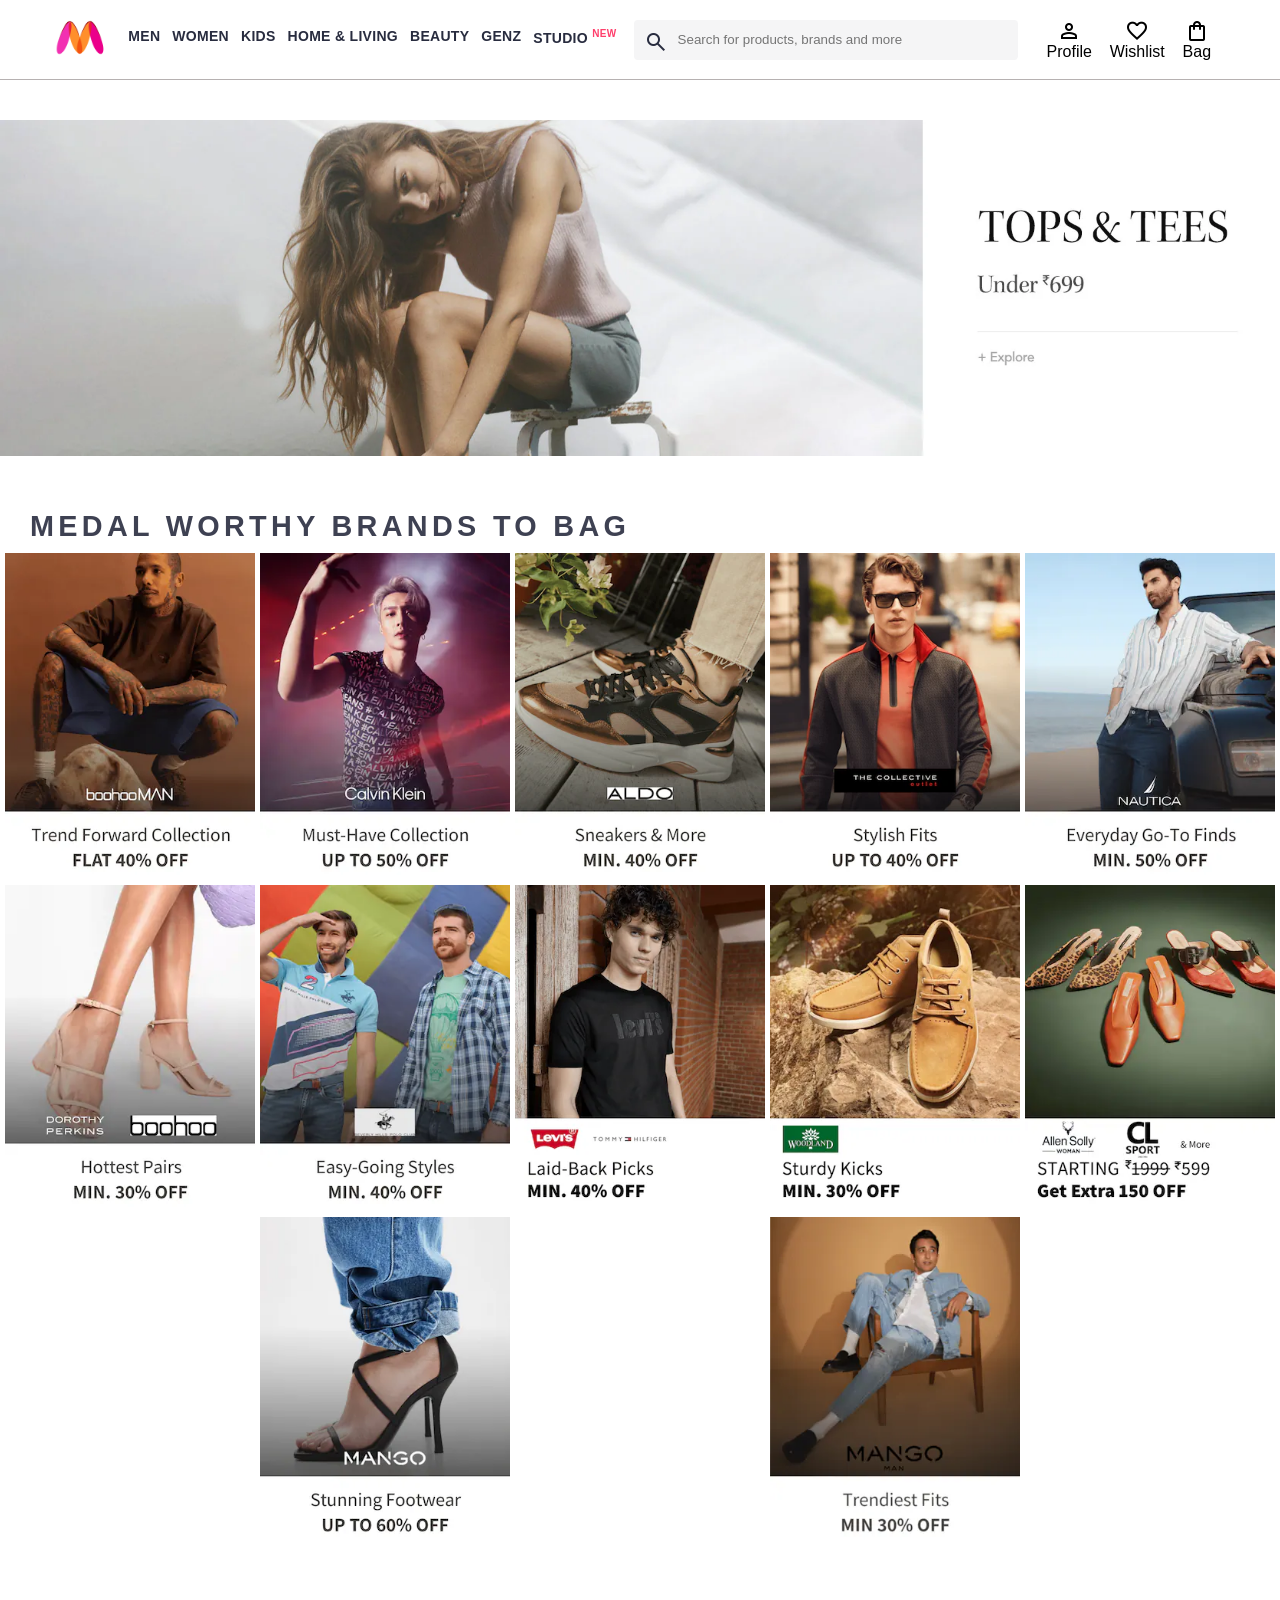
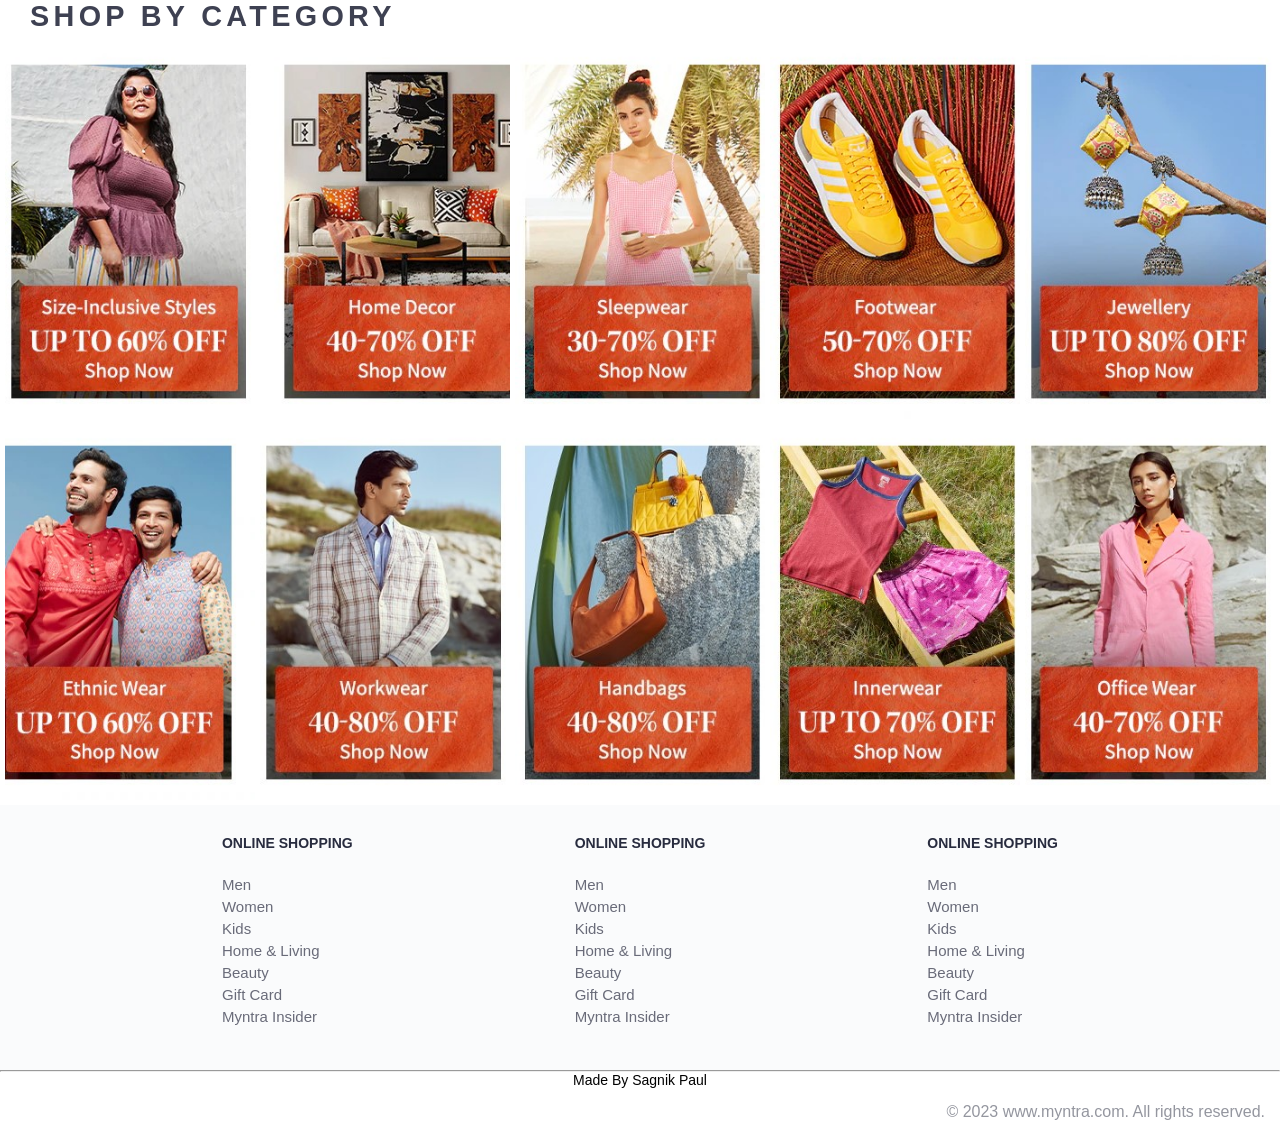
<file: index.html>
<!DOCTYPE html>
<html lang="en">
<head>
    <title>Myntra Clone</title>
    <link rel="stylesheet" href="index.css">
    <link rel="stylesheet" href="https://fonts.googleapis.com/css2?family=Material+Symbols+Outlined:opsz,wght,FILL,GRAD@20..48,100..700,0..1,-50..200" />
</head>
<body>
    <header>
        <div class="logo_container">
            <a href="#"><img class="myntra_home" src="images/myntra_logo.webp" alt="Myntra Home"></a>
        </div>
        <nav class="nav_bar">
            <a href="#">Men</a>
            <a href="#">Women</a>
            <a href="#">Kids</a>
            <a href="#">Home & Living</a>
            <a href="#">Beauty</a>
            <a href="#">GenZ</a>
            <a href="#">Studio <sup>New</sup></a>
        </nav>
        <div class="search_bar">
            <span class="material-symbols-outlined search_icon">search</span>
            <input class="search_input" placeholder="Search for products, brands and more">
        </div>
        <div class="action_bar">
            <div class="action_container">
                <span class="material-symbols-outlined action_icon">person</span>
                <span class="action_name">Profile</span>
            </div>

            <div class="action_container">
                <span class="material-symbols-outlined action_icon">favorite</span>
                <span class="action_name">Wishlist</span>
            </div>

            <div class="action_container">
                <span class="material-symbols-outlined action_icon">shopping_bag</span>
                <span class="action_name">Bag</span>
            </div>
        </div>
    </header>
    <main>
        <div class="banner_container">
            <a href="#"><img class="banner_image" src="images/banner.jpg" alt="Main Banner"></a>
        </div>
        <div class="category_heading">MEDAL WORTHY BRANDS TO BAG</div>
        <div class="category_items">
            <a href="#"><img class="sale_item" src="images/1.png"></a>
            <a href="#"><img class="sale_item" src="images/2.png"></a>
            <a href="#"><img class="sale_item" src="images/3.png"></a>
            <a href="#"><img class="sale_item" src="images/4.png"></a>
            <a href="#"><img class="sale_item" src="images/5.png"></a>
            <a href="#"><img class="sale_item" src="images/6.png"></a>
            <a href="#"><img class="sale_item" src="images/7.png"></a>
            <a href="#"><img class="sale_item" src="images/8.png"></a>
            <a href="#"><img class="sale_item" src="images/9.png"></a>
            <a href="#"><img class="sale_item" src="images/10.png"></a>
            <a href="#"><img class="sale_item" src="images/11.png"></a>
            <a href="#"><img class="sale_item" src="images/12.png"></a>
        </div>

        <div class="category_heading">SHOP BY CATEGORY</div>
        <div class="category_items">
            <a href="#"><img class="sale_item" src="images/1.jpg"></a>
            <a href="#"><img class="sale_item" src="images/2.jpg"></a>
            <a href="#"><img class="sale_item" src="images/3.jpg"></a>
            <a href="footwear.html"><img class="sale_item" src="images/4.jpg"></a>
            <a href="#"><img class="sale_item" src="images/5.jpg"></a>
            <a href="#"><img class="sale_item" src="images/6.jpg"></a>
            <a href="#"><img class="sale_item" src="images/7.jpg"></a>
            <a href="#"><img class="sale_item" src="images/8.jpg"></a>
            <a href="#"><img class="sale_item" src="images/9.jpg"></a>
            <a href="#"><img class="sale_item" src="images/10.jpg"></a>
        </div>
    </main>
    <footer>
        <div class="footer_container">
            <div class="footer_column">
                <h3>ONLINE SHOPPING</h3>

                <a href="#">Men</a>
                <a href="#">Women</a>
                <a href="#">Kids</a>
                <a href="#">Home & Living</a>
                <a href="#">Beauty</a>
                <a href="#">Gift Card</a>
                <a href="#">Myntra Insider</a>
            </div>

            <div class="footer_column">
                <h3>ONLINE SHOPPING</h3>

                <a href="#">Men</a>
                <a href="#">Women</a>
                <a href="#">Kids</a>
                <a href="#">Home & Living</a>
                <a href="#">Beauty</a>
                <a href="#">Gift Card</a>
                <a href="#">Myntra Insider</a>
            </div>

            <div class="footer_column">
                <h3>ONLINE SHOPPING</h3>

                <a href="#">Men</a>
                <a href="#">Women</a>
                <a href="#">Kids</a>
                <a href="#">Home & Living</a>
                <a href="#">Beauty</a>
                <a href="#">Gift Card</a>
                <a href="#">Myntra Insider</a>
            </div>
        </div>
        <hr>
        <div class="user">Made By Sagnik Paul</div>

        <div class="copyright">
            © 2023 www.myntra.com. All rights reserved.
        </div>
    </footer>
</body>
</html>
</file>
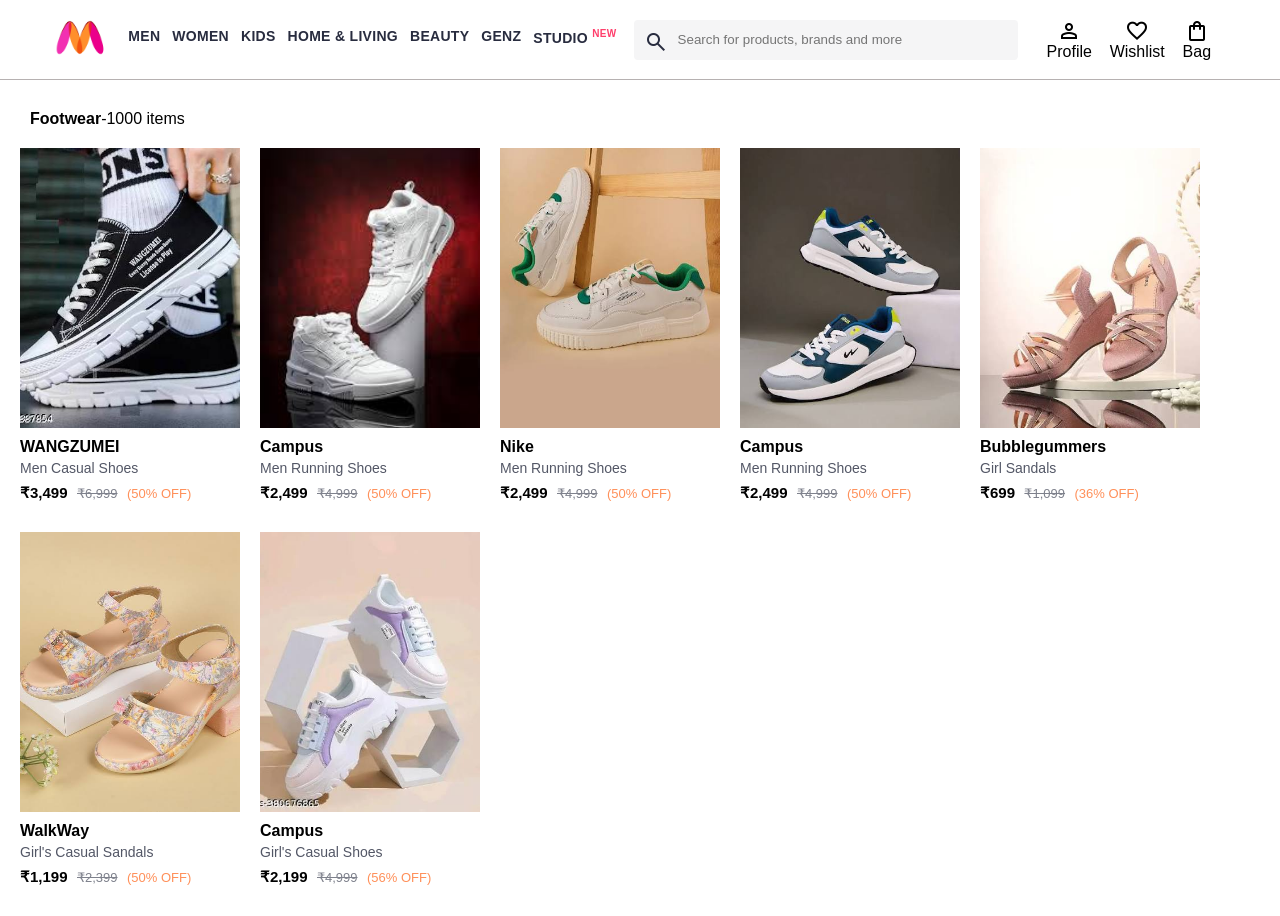
<file: footwear.html>
<!DOCTYPE html>
<html lang="en">
<head>
    <meta charset="UTF-8">
    <meta name="viewport" content="width=device-width, initial-scale=1.0">
    <title>FootWear Collection</title>
    <link rel="stylesheet" href="footwear.css">
    <link rel="stylesheet" href="https://fonts.googleapis.com/css2?family=Material+Symbols+Outlined:opsz,wght,FILL,GRAD@20..48,100..700,0..1,-50..200" />
</head>
<body>
    <header>
        <div class="logo_container">
            <a href="#"><img class="myntra_home" src="images/myntra_logo.webp" alt="Myntra Home"></a>
        </div>
        <nav class="nav_bar">
            <a href="#">Men</a>
            <a href="#">Women</a>
            <a href="#">Kids</a>
            <a href="#">Home & Living</a>
            <a href="#">Beauty</a>
            <a href="#">GenZ</a>
            <a href="#">Studio <sup>New</sup></a>
        </nav>
        <div class="search_bar">
            <span class="material-symbols-outlined search_icon">search</span>
            <input class="search_input" placeholder="Search for products, brands and more">
        </div>
        <div class="action_bar">
            <div class="action_container">
                <span class="material-symbols-outlined action_icon">person</span>
                <span class="action_name">Profile</span>
            </div>

            <div class="action_container">
                <span class="material-symbols-outlined action_icon">favorite</span>
                <span class="action_name">Wishlist</span>
            </div>

            <div class="action_container">
                <span class="material-symbols-outlined action_icon">shopping_bag</span>
                <span class="action_name">Bag</span>
            </div>
        </div>
    </header>
    <main>
        <div class="footwear">
            <b>Footwear</b> -1000 items
        </div>
        <ul class="results-base">
    <li class="product-base">

        <a href="#" class="product-link">

            <div class="product-imageSliderContainer">

                <div class="product-sliderContainer">

                    <div class="product-image">
                        <img src="images/footwear/images (1).jpeg" alt="Footwear">
                    </div>
                             alt="Footwear">
                    </div>

                </div>

            </div>

            <div class="product-details">
                <h3 class="brand">WANGZUMEI</h3>
                <h4 class="product-name">Men Casual Shoes</h4>

                <div class="price">
                    <span class="current-price">₹3,499</span>
                    <span class="original-price">₹6,999</span>
                    <span class="discount">(50% OFF)</span>
                </div>
            </div>

        </a>

    </li>
    <li class="product-base">

        <a href="#" class="product-link">

            <div class="product-imageSliderContainer">

                <div class="product-sliderContainer">

                    <div class="product-image">
                        <img src="images/footwear/images (2).jpeg" alt="Footwear">
                    </div>
                             alt="Footwear">
                    </div>

                </div>

            </div>

            <div class="product-details">
                <h3 class="brand">Campus</h3>
                <h4 class="product-name">Men Running Shoes</h4>

                <div class="price">
                    <span class="current-price">₹2,499</span>
                    <span class="original-price">₹4,999</span>
                    <span class="discount">(50% OFF)</span>
                </div>
            </div>

        </a>

    </li>
    <li class="product-base">

        <a href="#" class="product-link">

            <div class="product-imageSliderContainer">

                <div class="product-sliderContainer">

                    <div class="product-image">
                        <img src="images/footwear/images (3).jpeg" alt="Footwear">
                    </div>
                             alt="Footwear">
                    </div>

                </div>

            </div>

            <div class="product-details">
                <h3 class="brand">Nike</h3>
                <h4 class="product-name">Men Running Shoes</h4>

                <div class="price">
                    <span class="current-price">₹2,499</span>
                    <span class="original-price">₹4,999</span>
                    <span class="discount">(50% OFF)</span>
                </div>
            </div>

        </a>

    </li>
    <li class="product-base">

        <a href="#" class="product-link">

            <div class="product-imageSliderContainer">

                <div class="product-sliderContainer">

                    <div class="product-image">
                        <img src="images/footwear/images (4).jpeg" alt="Footwear">
                    </div>
                             alt="Footwear">
                    </div>

                </div>

            </div>

            <div class="product-details">
                <h3 class="brand">Campus</h3>
                <h4 class="product-name">Men Running Shoes</h4>

                <div class="price">
                    <span class="current-price">₹2,499</span>
                    <span class="original-price">₹4,999</span>
                    <span class="discount">(50% OFF)</span>
                </div>
            </div>

        </a>

    </li>
    <li class="product-base">

        <a href="#" class="product-link">

            <div class="product-imageSliderContainer">

                <div class="product-sliderContainer">

                    <div class="product-image">
                        <img src="images/footwear/images (5).jpeg" alt="Footwear">
                    </div>
                             alt="Footwear">
                    </div>

                </div>

            </div>

            <div class="product-details">
                <h3 class="brand">Bubblegummers</h3>
                <h4 class="product-name">Girl Sandals</h4>

                <div class="price">
                    <span class="current-price">₹699</span>
                    <span class="original-price">₹1,099</span>
                    <span class="discount">(36% OFF)</span>
                </div>
            </div>

        </a>

    </li>
    <li class="product-base">

        <a href="#" class="product-link">

            <div class="product-imageSliderContainer">

                <div class="product-sliderContainer">

                    <div class="product-image">
                        <img src="images/footwear/images (6).jpeg" alt="Footwear">
                    </div>
                             alt="Footwear">
                    </div>

                </div>

            </div>

            <div class="product-details">
                <h3 class="brand">WalkWay</h3>
                <h4 class="product-name">Girl's Casual Sandals</h4>

                <div class="price">
                    <span class="current-price">₹1,199</span>
                    <span class="original-price">₹2,399</span>
                    <span class="discount">(50% OFF)</span>
                </div>
            </div>

        </a>

    </li>
    <li class="product-base">

        <a href="#" class="product-link">

            <div class="product-imageSliderContainer">

                <div class="product-sliderContainer">

                    <div class="product-image">
                        <img src="images/footwear/images (7).jpeg" alt="Footwear">
                    </div>
                             alt="Footwear">
                    </div>

                </div>

            </div>

            <div class="product-details">
                <h3 class="brand">Campus</h3>
                <h4 class="product-name">Girl's Casual Shoes</h4>

                <div class="price">
                    <span class="current-price">₹2,199</span>
                    <span class="original-price">₹4,999</span>
                    <span class="discount">(56% OFF)</span>
                </div>
            </div>

        </a>

    </li>
</ul>
</file>
<file: index.css>
* {
    margin: 0;
    padding: 0;
    font-family: Assistant,-apple-system,BlinkMacSystemFont,Segoe UI,Roboto,Helvetica,Arial,sans-serif;
    box-sizing: border-box;
}
header {
    display: flex;
    background-color: #ffffff;
    height: 80px;
    justify-content: space-between;
    align-items: center;
    border-bottom: 1px solid #b6b1b1;
}
.myntra_home {
    height: 45px;
}
.logo_container {
    margin-left: 4%;
}
.action_bar {
    margin-right: 4%;
}
.nav_bar {
    display: flex;
    min-width: 500px;
    justify-content: space-around;
}
.nav_bar a {
    font-size: 14px;
    letter-spacing: .3px;
    color: #282c3f;
    font-weight: 700;
    text-transform: uppercase;
    text-decoration: none;
    padding: 28px 0;
    border-bottom: 5px solid #ffffff;
}
.nav_bar a:hover {
    border-bottom: 3px solid #ff3f6c;

    

}

.nav_bar a sup {
    color: #ff3f6c;
    font-size: 10px;
}

.search_bar {
    height: 40px;
    min-width: 200px;
    width: 30%;
    display: flex;
    align-items: center;
}
.search_icon {
    box-sizing: content-box;
    height: 20px;
    padding: 10px;

    background-color: #f5f5f6;
    color: #282c3f;
    font-weight: 300;
    border-radius: 4px 0 0 4px;
}
.search_input {
    color: #696e79;
    background-color: #f5f5f6;
    flex-grow: 1;
    height: 40px;
    border: 0;
    border-radius: 0 4px 4px 0;
}

.action_bar {
    display: flex;
    min-width: 200px;
    justify-content: space-evenly;
}

.action_container {
    display: flex;
    flex-direction: column;
    align-items: center;
}

/* Main section */
.banner_container {
    margin: 40px 0;
}
.banner_image {
    width: 100%;
}

.category_heading {
    text-transform: uppercase;
    color: #3e4152;
    letter-spacing: .15em;
    font-size: 1.8em;
    margin: 50px 0 10px 30px;
    max-height: 5em;
    font-weight: 700;
}

.category_items {
    display: flex;
    flex-wrap: wrap;
    justify-content: space-evenly;
}

.sale_item {
    width: 250px;
}
.sale_item:hover {
    transform: scale(1.05);
    transition: transform 0.3s ease-in-out;
}

.footer_container {
    padding: 30px 0px 40px 0px;
    background: #FAFBFC;
    display: flex;
    justify-content: space-evenly;
}

.footer_column {
    display: flex;
    flex-direction: column;
}

.footer_column h3 {
    color: #282c3f;
    font-size: 14px;
    margin-bottom: 25px;
}

.footer_column a {
    color: #696b79;
    font-size: 15px;
    text-decoration: none;
    padding-bottom: 5px;
}

.copyright {
    color: #94969f;
    text-align: end;
    padding: 15px;
}
.user{
    display: flex;
    flex-direction: column;
    align-items: center;
    font-size: 14px;
    
}
</file>
<file: footwear.css>
* {
    margin: 0;
    padding: 0;
    font-family: Assistant,-apple-system,BlinkMacSystemFont,Segoe UI,Roboto,Helvetica,Arial,sans-serif;
    box-sizing: border-box;
}
header {
    display: flex;
    background-color: #ffffff;
    height: 80px;
    justify-content: space-between;
    align-items: center;
    border-bottom: 1px solid #b6b1b1;
}
.myntra_home {
    height: 45px;
}
.logo_container {
    margin-left: 4%;
}
.action_bar {
    margin-right: 4%;
}
.nav_bar {
    display: flex;
    min-width: 500px;
    justify-content: space-around;
}
.nav_bar a {
    font-size: 14px;
    letter-spacing: .3px;
    color: #282c3f;
    font-weight: 700;
    text-transform: uppercase;
    text-decoration: none;
    padding: 28px 0;
    border-bottom: 5px solid #ffffff;
}
.nav_bar a:hover {
    border-bottom: 3px solid #ff3f6c;

    

}

.nav_bar a sup {
    color: #ff3f6c;
    font-size: 10px;
}

.search_bar {
    height: 40px;
    min-width: 200px;
    width: 30%;
    display: flex;
    align-items: center;
}
.search_icon {
    box-sizing: content-box;
    height: 20px;
    padding: 10px;

    background-color: #f5f5f6;
    color: #282c3f;
    font-weight: 300;
    border-radius: 4px 0 0 4px;
}
.search_input {
    color: #696e79;
    background-color: #f5f5f6;
    flex-grow: 1;
    height: 40px;
    border: 0;
    border-radius: 0 4px 4px 0;
}

.action_bar {
    display: flex;
    min-width: 200px;
    justify-content: space-evenly;
}

.action_container {
    display: flex;
    flex-direction: column;
    align-items: center;
}
.footwear{
    display: flex;
    flex-wrap: wrap;
    margin-top: 30px;
    margin-left: 30px;
}
.results-base{
    display: flex;
    flex-wrap: wrap;
    gap: 20px;
    list-style: none;
    padding: 20px;
}

.product-base{
    width: 220px;
    cursor: pointer;
    transition: transform .2s;
}

.product-base:hover{
    transform: translateY(-5px);
}

.product-link{
    text-decoration: none;
    color: black;
}

.product-imageSliderContainer{
    width: 100%;
    height: 280px;
    overflow: hidden;
    background: rgb(255, 237, 243);
}

.product-sliderContainer{
    width: 100%;
    height: 100%;
}

.product-image{
    width: 100%;
    height: 100%;
}

.product-image img{
    width: 100%;
    height: 100%;
    object-fit: cover;
    display: block;
}

.product-details{
    padding: 10px 0;
}

.brand{
    font-size: 16px;
    font-weight: 700;
    margin-bottom: 4px;
}

.product-name{
    font-size: 14px;
    color: #535766;
    font-weight: 400;
    margin-bottom: 8px;
}

.current-price{
    font-size: 15px;
    font-weight: bold;
}

.original-price{
    font-size: 13px;
    color: #7e818c;
    text-decoration: line-through;
    margin-left: 5px;
}

.discount{
    font-size: 13px;
    color: #ff905a;
    margin-left: 5px;
}
</file>
